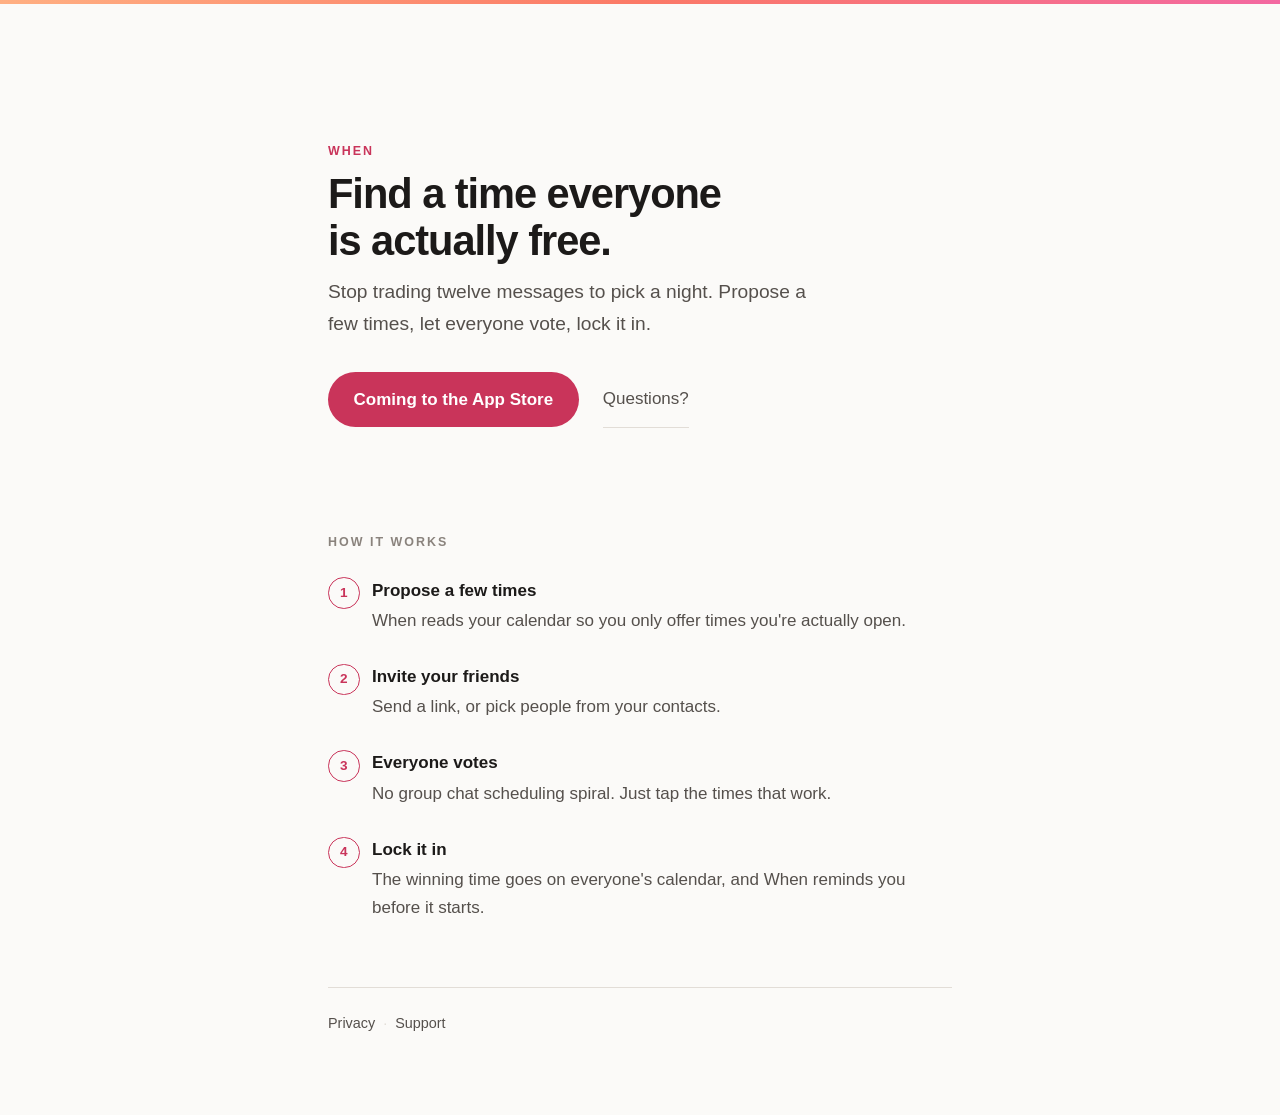
<file: index.html>
<!DOCTYPE html>
<html lang="en">
<head>
<meta charset="utf-8">
<meta name="viewport" content="width=device-width, initial-scale=1">
<title>When — Plans with Friends</title>
<meta name="description" content="When helps you and your friends find a time everyone is actually free.">
<link rel="icon" href="/favicon.ico" sizes="any">
<link rel="icon" type="image/png" sizes="32x32" href="/favicon-32.png">
<link rel="icon" type="image/png" sizes="16x16" href="/favicon-16.png">
<link rel="apple-touch-icon" href="/apple-touch-icon.png">
<meta name="theme-color" content="#FB7966">
<meta property="og:type" content="website">
<meta property="og:site_name" content="When">
<meta property="og:title" content="When — Plans with Friends">
<meta property="og:description" content="Find a time everyone is actually free.">
<meta property="og:url" content="https://when.social/">
<meta property="og:image" content="https://when.social/og-default.png">
<meta property="og:image:width" content="1200">
<meta property="og:image:height" content="630">
<meta name="twitter:card" content="summary_large_image">
<meta name="twitter:title" content="When — Plans with Friends">
<meta name="twitter:description" content="Find a time everyone is actually free.">
<meta name="twitter:image" content="https://when.social/og-default.png">
<link rel="stylesheet" href="/style.css">
<style>
  .hero { padding: 5rem 0 1rem; }
  .hero h1 { font-size: 2.6rem; }
  .tagline { font-size: 1.2rem; color: var(--ink-soft); margin: 0 0 2rem; max-width: 30rem; }
  .actions { display: flex; gap: 1.5rem; align-items: center; flex-wrap: wrap; margin-bottom: 1rem; }
  .how { margin-top: 4.5rem; }
  .how h2 { border: none; padding-top: 0; font-size: 0.78rem; letter-spacing: 0.16em; text-transform: uppercase; color: var(--ink-faint); }
  .steps { list-style: none; padding: 0; margin: 1.5rem 0 0; counter-reset: s; }
  .steps li {
    counter-increment: s;
    padding-left: 2.75rem;
    position: relative;
    margin-bottom: 1.75rem;
  }
  .steps li::before {
    content: counter(s);
    position: absolute;
    left: 0; top: 0.05rem;
    width: 1.85rem; height: 1.85rem;
    border-radius: 50%;
    border: 1.5px solid var(--coral);
    color: var(--coral);
    font-size: 0.85rem; font-weight: 600;
    display: flex; align-items: center; justify-content: center;
  }
  .steps strong { display: block; color: var(--ink); margin-bottom: 0.15rem; }
  @media (max-width: 480px) { .hero { padding: 3rem 0 1rem; } .hero h1 { font-size: 2.1rem; } }
</style>
</head>
<body>
<div class="wrap">

  <section class="hero">
    <span class="mark">When</span>
    <h1>Find a time everyone<br>is actually free.</h1>
    <p class="tagline">Stop trading twelve messages to pick a night. Propose a few times, let everyone vote, lock it in.</p>
    <div class="actions">
      <a class="btn" href="#">Coming to the App Store</a>
      <a class="btn-quiet" href="/support">Questions?</a>
    </div>
  </section>

  <section class="how">
    <h2>How it works</h2>
    <ol class="steps">
      <li><strong>Propose a few times</strong>When reads your calendar so you only offer times you're actually open.</li>
      <li><strong>Invite your friends</strong>Send a link, or pick people from your contacts.</li>
      <li><strong>Everyone votes</strong>No group chat scheduling spiral. Just tap the times that work.</li>
      <li><strong>Lock it in</strong>The winning time goes on everyone's calendar, and When reminds you before it starts.</li>
    </ol>
  </section>

  <footer>
    <a href="/privacy">Privacy</a><span class="sep">·</span><a href="/support">Support</a>
  </footer>

</div>
</body>
</html>
</file>
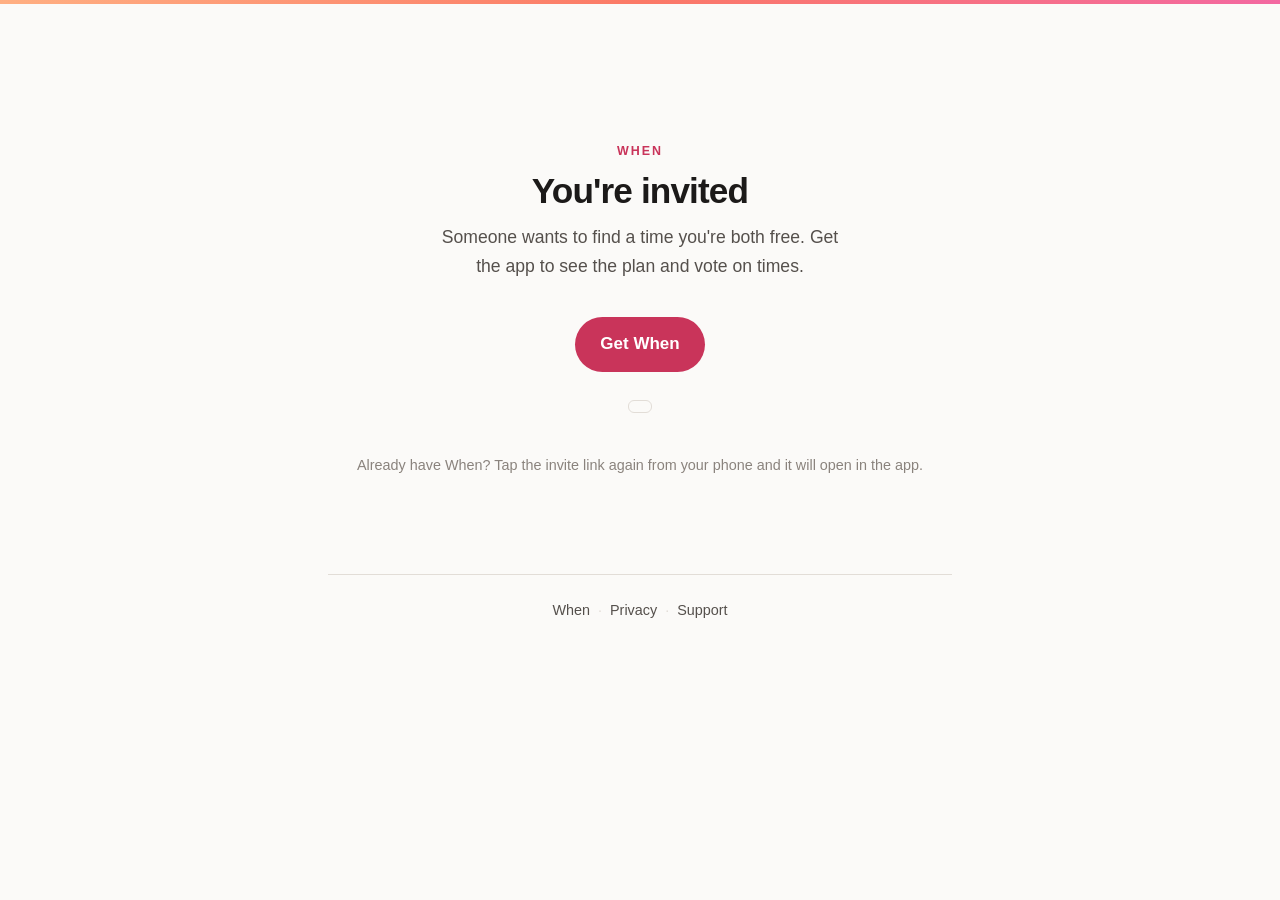
<file: i.html>
<!DOCTYPE html>
<html lang="en">
<head>
<meta charset="utf-8">
<meta name="viewport" content="width=device-width, initial-scale=1">
<title>You're invited — When</title>
<meta name="description" content="Someone invited you to make plans on When.">
<link rel="icon" href="/favicon.ico" sizes="any">
<link rel="icon" type="image/png" sizes="32x32" href="/favicon-32.png">
<link rel="icon" type="image/png" sizes="16x16" href="/favicon-16.png">
<link rel="apple-touch-icon" href="/apple-touch-icon.png">
<meta name="theme-color" content="#FB7966">
<meta property="og:type" content="website">
<meta property="og:site_name" content="When">
<meta property="og:title" content="You're invited on When">
<meta property="og:description" content="Someone wants to find a time you're both free.">
<meta property="og:url" content="https://when.social/">
<meta property="og:image" content="https://when.social/og-invite.png">
<meta property="og:image:width" content="1200">
<meta property="og:image:height" content="630">
<meta name="twitter:card" content="summary_large_image">
<meta name="twitter:title" content="You're invited on When">
<meta name="twitter:description" content="Someone wants to find a time you're both free.">
<meta name="twitter:image" content="https://when.social/og-invite.png">
<link rel="stylesheet" href="/style.css">
<style>
  .invite { padding: 5rem 0 1rem; text-align: center; }
  .invite h1 { font-size: 2.2rem; }
  .invite .tagline { font-size: 1.1rem; color: var(--ink-soft); margin: 0 auto 2.25rem; max-width: 26rem; }
  .invite .btn { margin-bottom: 1.25rem; }
  .code {
    display: inline-block;
    font-family: ui-monospace, SFMono-Regular, Menlo, monospace;
    font-size: 0.9rem;
    letter-spacing: 0.08em;
    color: var(--ink-faint);
    border: 1px solid var(--rule);
    border-radius: 6px;
    padding: 0.35rem 0.7rem;
    margin-top: 0.5rem;
  }
  .note { font-size: 0.9rem; color: var(--ink-faint); margin-top: 2rem; }
  footer { text-align: center; }
  @media (max-width: 480px) { .invite { padding: 3rem 0 1rem; } .invite h1 { font-size: 1.8rem; } }
</style>
</head>
<body>
<div class="wrap">

  <section class="invite">
    <span class="mark">When</span>
    <h1>You're invited</h1>
    <p class="tagline">Someone wants to find a time you're both free. Get the app to see the plan and vote on times.</p>

    <a class="btn" id="get" href="#">Get When</a>

    <div>
      <span class="code" id="code" hidden></span>
    </div>

    <p class="note">Already have When? Tap the invite link again from your phone and it will open in the app.</p>
  </section>

  <footer>
    <a href="/">When</a><span class="sep">·</span><a href="/privacy">Privacy</a><span class="sep">·</span><a href="/support">Support</a>
  </footer>

</div>

<script>
  (function () {
    var parts = window.location.pathname.split('/').filter(Boolean);
    var code = parts.length > 1 ? parts[1] : '';
    if (code) {
      var el = document.getElementById('code');
      el.textContent = 'Invite code: ' + code;
      el.hidden = false;
    }
  })();
</script>
</body>
</html>
</file>
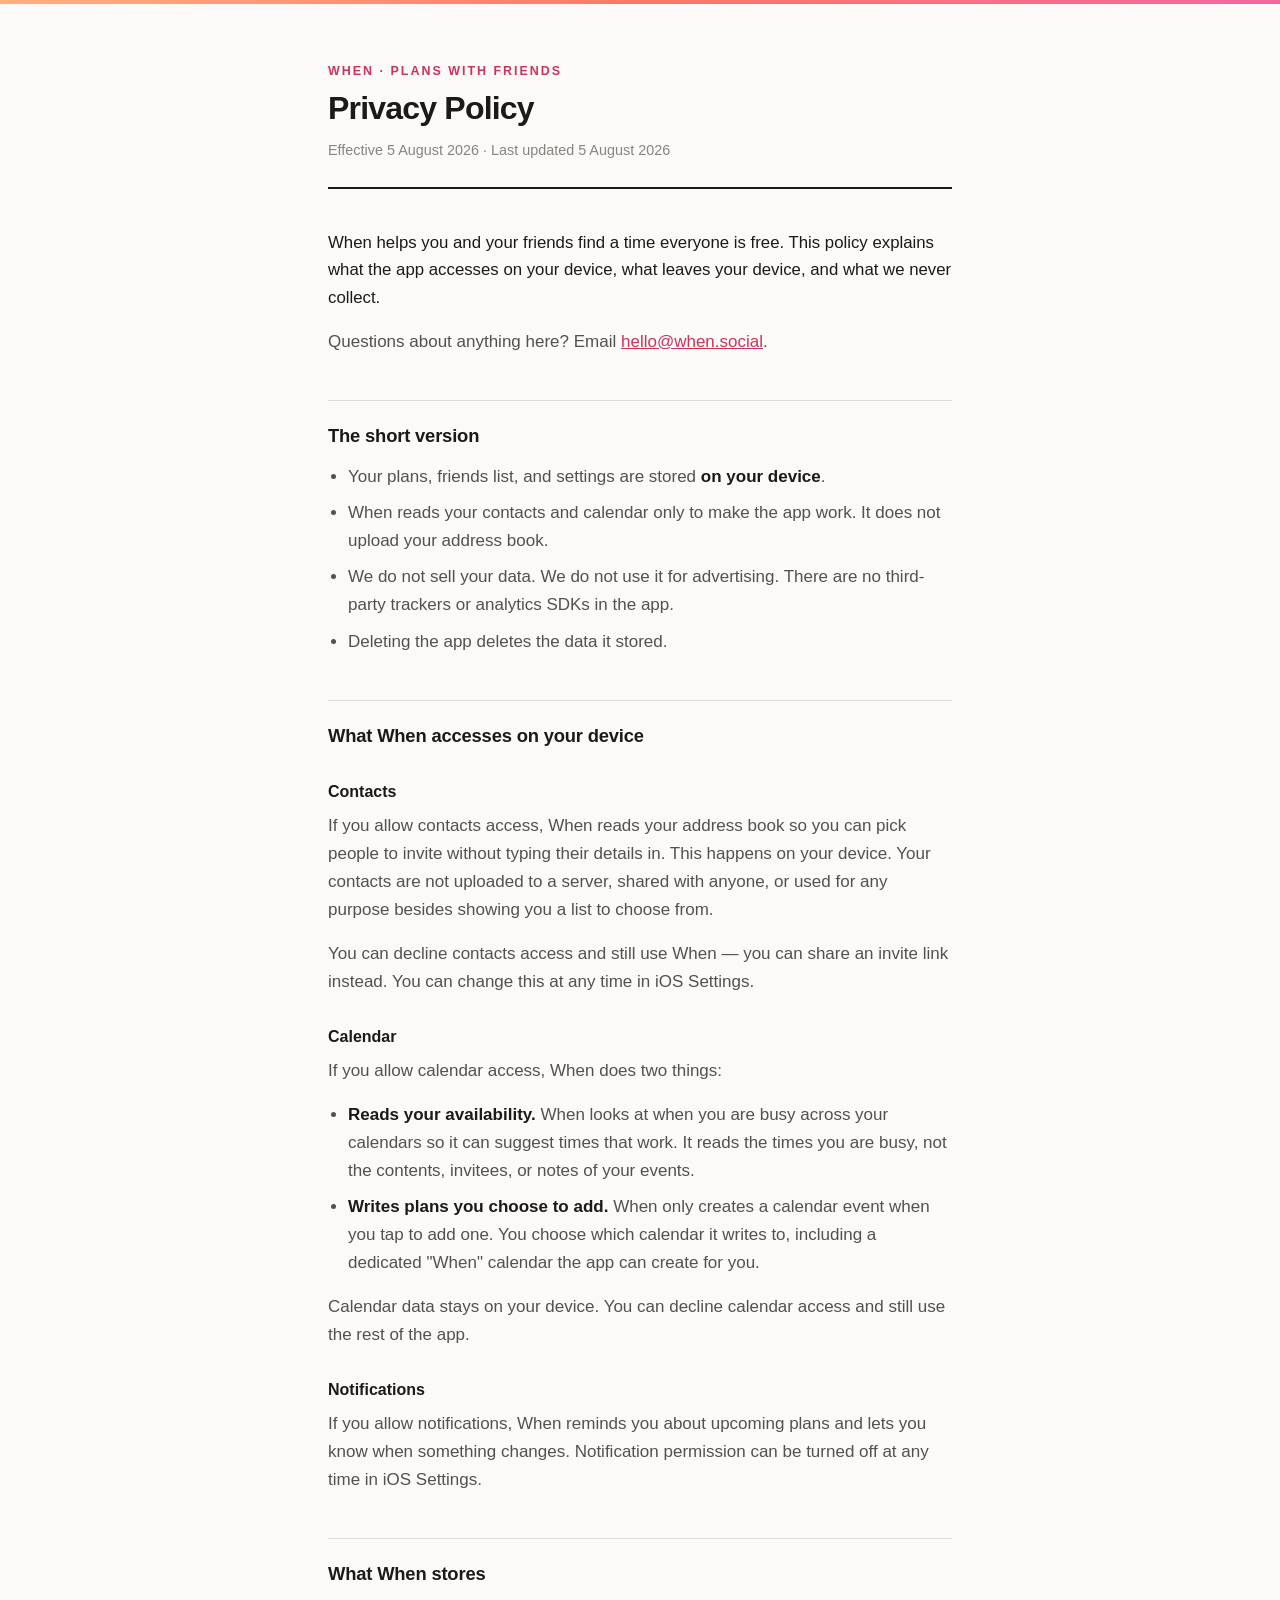
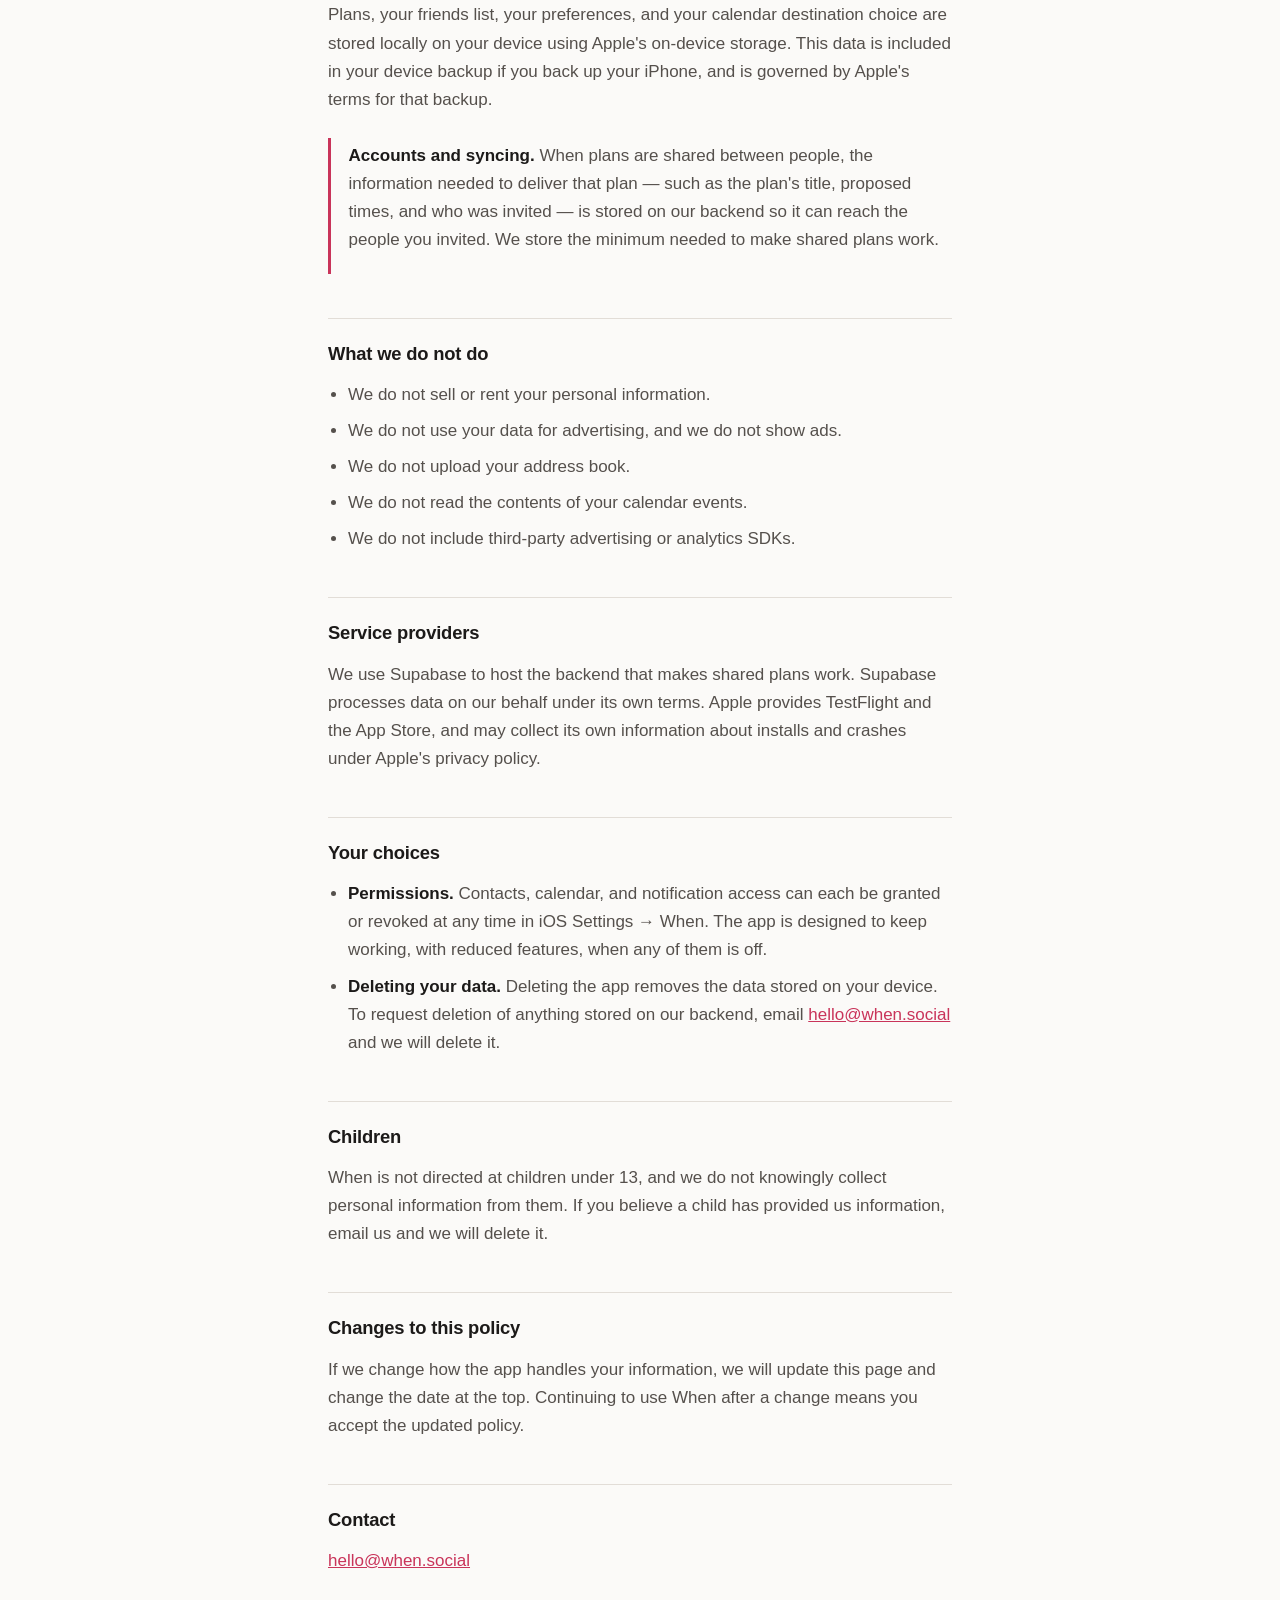
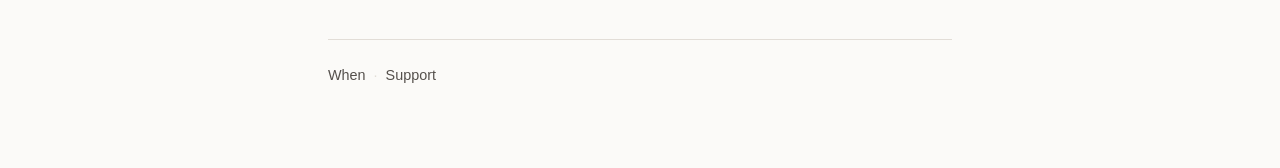
<file: privacy.html>
<!DOCTYPE html>
<html lang="en">
<head>
<meta charset="utf-8">
<meta name="viewport" content="width=device-width, initial-scale=1">
<title>Privacy Policy — When</title>
<meta name="description" content="What the When app accesses on your device, what leaves your device, and what we never collect.">
<link rel="icon" href="/favicon.ico" sizes="any">
<link rel="icon" type="image/png" sizes="32x32" href="/favicon-32.png">
<link rel="icon" type="image/png" sizes="16x16" href="/favicon-16.png">
<link rel="apple-touch-icon" href="/apple-touch-icon.png">
<meta name="theme-color" content="#FB7966">
<meta property="og:type" content="website">
<meta property="og:site_name" content="When">
<meta property="og:title" content="Privacy Policy — When">
<meta property="og:description" content="What the When app accesses, and what it never collects.">
<meta property="og:url" content="https://when.social/privacy">
<meta property="og:image" content="https://when.social/og-default.png">
<meta property="og:image:width" content="1200">
<meta property="og:image:height" content="630">
<meta name="twitter:card" content="summary_large_image">
<meta name="twitter:title" content="Privacy Policy — When">
<meta name="twitter:description" content="What the When app accesses, and what it never collects.">
<meta name="twitter:image" content="https://when.social/og-default.png">
<link rel="stylesheet" href="/style.css">
</head>
<body>
<div class="wrap">

<header class="doc">
  <a class="mark" href="/">When · Plans with Friends</a>
  <h1>Privacy Policy</h1>
  <p class="dates">Effective 5 August 2026 · Last updated 5 August 2026</p>
</header>

<p class="lede">When helps you and your friends find a time everyone is free. This policy explains what the app accesses on your device, what leaves your device, and what we never collect.</p>

<p>Questions about anything here? Email <a href="mailto:hello@when.social">hello@when.social</a>.</p>

<h2>The short version</h2>
<ul>
  <li>Your plans, friends list, and settings are stored <strong>on your device</strong>.</li>
  <li>When reads your contacts and calendar only to make the app work. It does not upload your address book.</li>
  <li>We do not sell your data. We do not use it for advertising. There are no third-party trackers or analytics SDKs in the app.</li>
  <li>Deleting the app deletes the data it stored.</li>
</ul>

<h2>What When accesses on your device</h2>

<h3>Contacts</h3>
<p>If you allow contacts access, When reads your address book so you can pick people to invite without typing their details in. This happens on your device. Your contacts are not uploaded to a server, shared with anyone, or used for any purpose besides showing you a list to choose from.</p>
<p>You can decline contacts access and still use When — you can share an invite link instead. You can change this at any time in iOS Settings.</p>

<h3>Calendar</h3>
<p>If you allow calendar access, When does two things:</p>
<ul>
  <li><strong>Reads your availability.</strong> When looks at when you are busy across your calendars so it can suggest times that work. It reads the times you are busy, not the contents, invitees, or notes of your events.</li>
  <li><strong>Writes plans you choose to add.</strong> When only creates a calendar event when you tap to add one. You choose which calendar it writes to, including a dedicated "When" calendar the app can create for you.</li>
</ul>
<p>Calendar data stays on your device. You can decline calendar access and still use the rest of the app.</p>

<h3>Notifications</h3>
<p>If you allow notifications, When reminds you about upcoming plans and lets you know when something changes. Notification permission can be turned off at any time in iOS Settings.</p>

<h2>What When stores</h2>
<p>Plans, your friends list, your preferences, and your calendar destination choice are stored locally on your device using Apple's on-device storage. This data is included in your device backup if you back up your iPhone, and is governed by Apple's terms for that backup.</p>

<div class="callout">
  <p><strong>Accounts and syncing.</strong> When plans are shared between people, the information needed to deliver that plan — such as the plan's title, proposed times, and who was invited — is stored on our backend so it can reach the people you invited. We store the minimum needed to make shared plans work.</p>
</div>

<h2>What we do not do</h2>
<ul>
  <li>We do not sell or rent your personal information.</li>
  <li>We do not use your data for advertising, and we do not show ads.</li>
  <li>We do not upload your address book.</li>
  <li>We do not read the contents of your calendar events.</li>
  <li>We do not include third-party advertising or analytics SDKs.</li>
</ul>

<h2>Service providers</h2>
<p>We use Supabase to host the backend that makes shared plans work. Supabase processes data on our behalf under its own terms. Apple provides TestFlight and the App Store, and may collect its own information about installs and crashes under Apple's privacy policy.</p>

<h2>Your choices</h2>
<ul>
  <li><strong>Permissions.</strong> Contacts, calendar, and notification access can each be granted or revoked at any time in iOS Settings → When. The app is designed to keep working, with reduced features, when any of them is off.</li>
  <li><strong>Deleting your data.</strong> Deleting the app removes the data stored on your device. To request deletion of anything stored on our backend, email <a href="mailto:hello@when.social">hello@when.social</a> and we will delete it.</li>
</ul>

<h2>Children</h2>
<p>When is not directed at children under 13, and we do not knowingly collect personal information from them. If you believe a child has provided us information, email us and we will delete it.</p>

<h2>Changes to this policy</h2>
<p>If we change how the app handles your information, we will update this page and change the date at the top. Continuing to use When after a change means you accept the updated policy.</p>

<h2>Contact</h2>
<p><a href="mailto:hello@when.social">hello@when.social</a></p>

<footer>
  <a href="/">When</a><span class="sep">·</span><a href="/support">Support</a>
</footer>

</div>
</body>
</html>
</file>
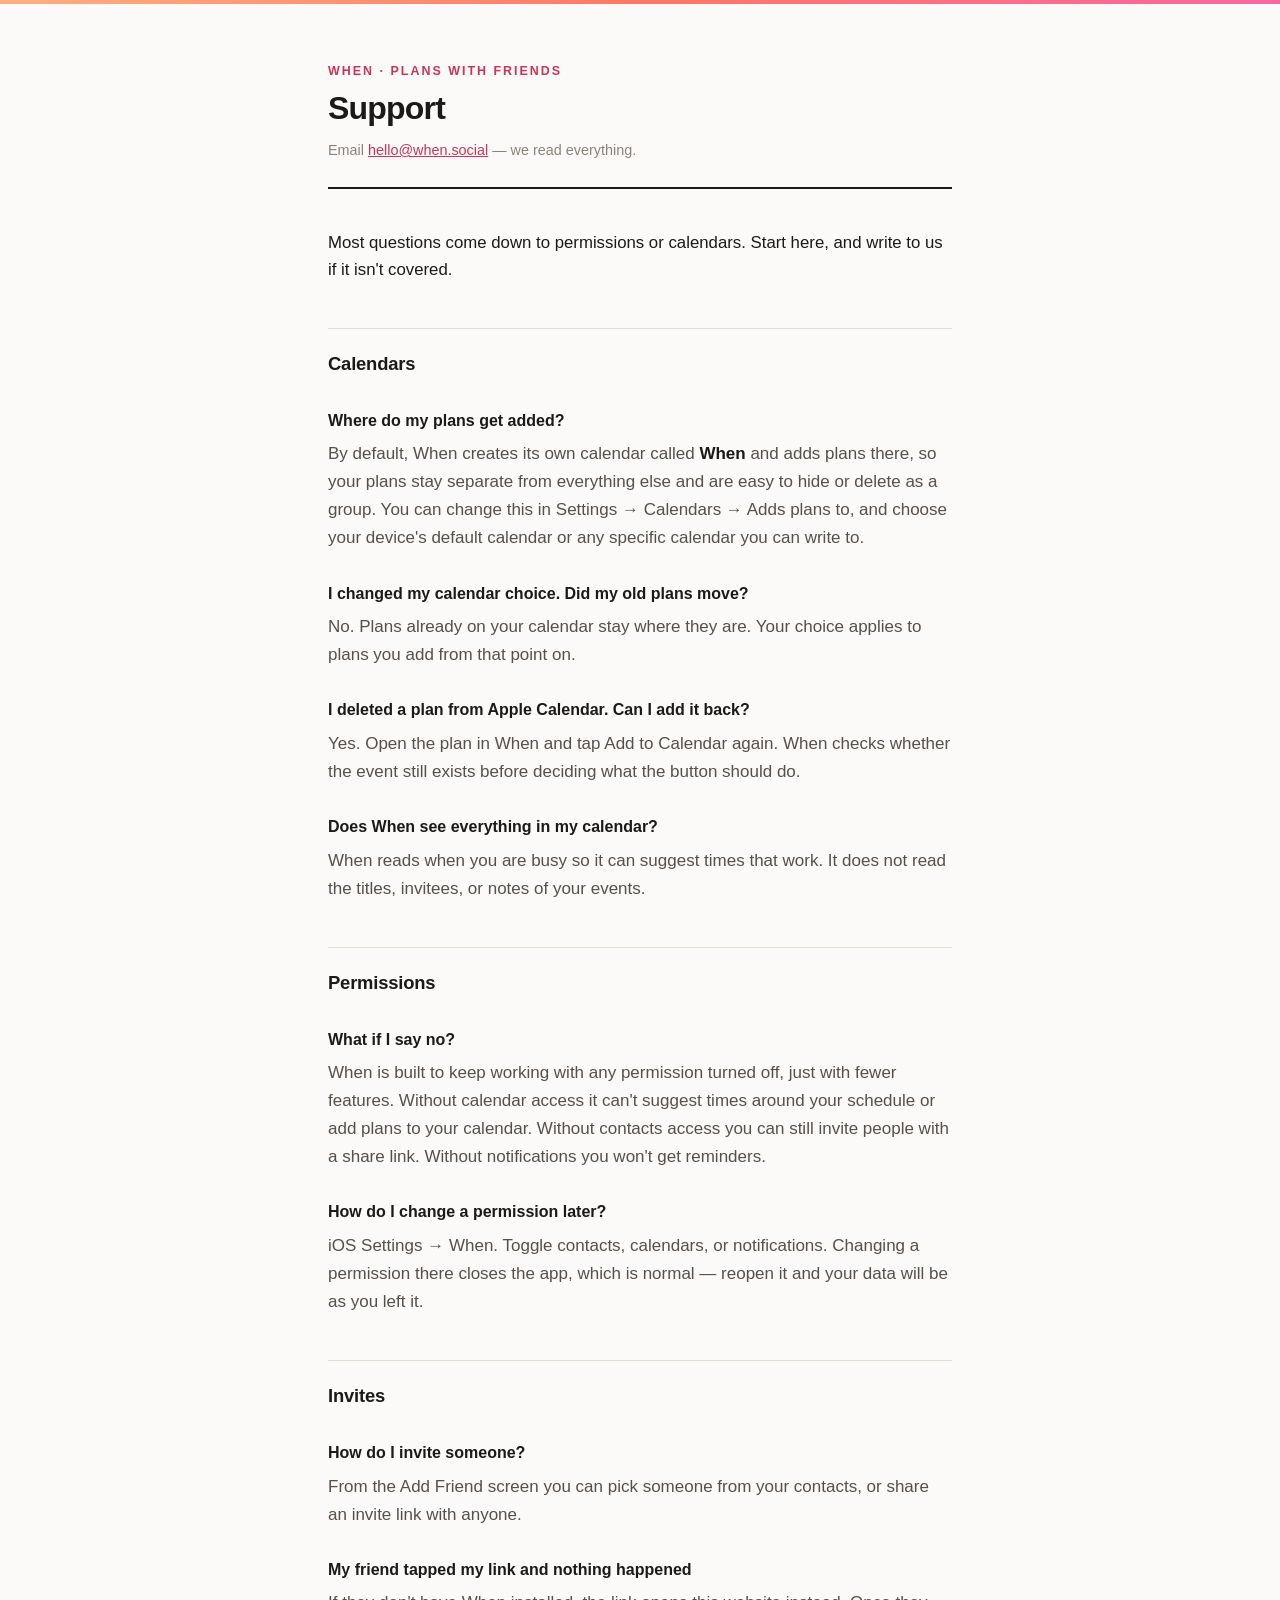
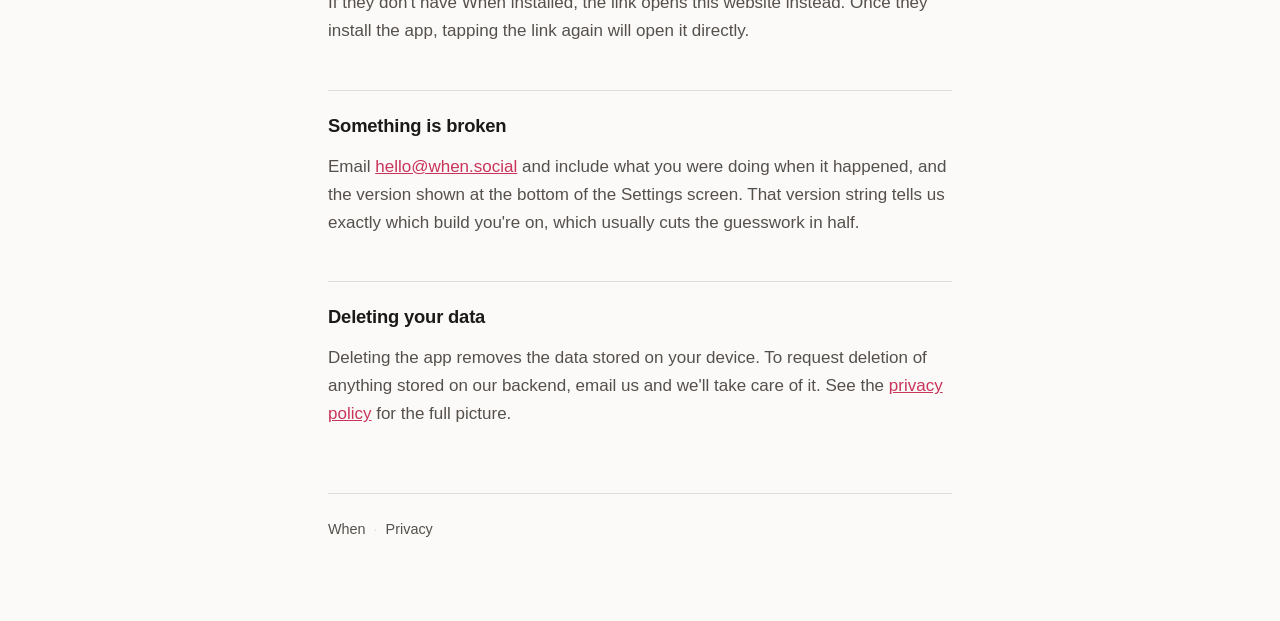
<file: support.html>
<!DOCTYPE html>
<html lang="en">
<head>
<meta charset="utf-8">
<meta name="viewport" content="width=device-width, initial-scale=1">
<title>Support — When</title>
<meta name="description" content="Help with the When app: permissions, calendars, invites, and how to get in touch.">
<link rel="icon" href="/favicon.ico" sizes="any">
<link rel="icon" type="image/png" sizes="32x32" href="/favicon-32.png">
<link rel="icon" type="image/png" sizes="16x16" href="/favicon-16.png">
<link rel="apple-touch-icon" href="/apple-touch-icon.png">
<meta name="theme-color" content="#FB7966">
<meta property="og:type" content="website">
<meta property="og:site_name" content="When">
<meta property="og:title" content="Support — When">
<meta property="og:description" content="Help with calendars, permissions, and invites.">
<meta property="og:url" content="https://when.social/support">
<meta property="og:image" content="https://when.social/og-default.png">
<meta property="og:image:width" content="1200">
<meta property="og:image:height" content="630">
<meta name="twitter:card" content="summary_large_image">
<meta name="twitter:title" content="Support — When">
<meta name="twitter:description" content="Help with calendars, permissions, and invites.">
<meta name="twitter:image" content="https://when.social/og-default.png">
<link rel="stylesheet" href="/style.css">
</head>
<body>
<div class="wrap">

<header class="doc">
  <a class="mark" href="/">When · Plans with Friends</a>
  <h1>Support</h1>
  <p class="dates">Email <a href="mailto:hello@when.social">hello@when.social</a> — we read everything.</p>
</header>

<p class="lede">Most questions come down to permissions or calendars. Start here, and write to us if it isn't covered.</p>

<h2>Calendars</h2>

<h3>Where do my plans get added?</h3>
<p>By default, When creates its own calendar called <strong>When</strong> and adds plans there, so your plans stay separate from everything else and are easy to hide or delete as a group. You can change this in Settings → Calendars → Adds plans to, and choose your device's default calendar or any specific calendar you can write to.</p>

<h3>I changed my calendar choice. Did my old plans move?</h3>
<p>No. Plans already on your calendar stay where they are. Your choice applies to plans you add from that point on.</p>

<h3>I deleted a plan from Apple Calendar. Can I add it back?</h3>
<p>Yes. Open the plan in When and tap Add to Calendar again. When checks whether the event still exists before deciding what the button should do.</p>

<h3>Does When see everything in my calendar?</h3>
<p>When reads when you are busy so it can suggest times that work. It does not read the titles, invitees, or notes of your events.</p>

<h2>Permissions</h2>

<h3>What if I say no?</h3>
<p>When is built to keep working with any permission turned off, just with fewer features. Without calendar access it can't suggest times around your schedule or add plans to your calendar. Without contacts access you can still invite people with a share link. Without notifications you won't get reminders.</p>

<h3>How do I change a permission later?</h3>
<p>iOS Settings → When. Toggle contacts, calendars, or notifications. Changing a permission there closes the app, which is normal — reopen it and your data will be as you left it.</p>

<h2>Invites</h2>

<h3>How do I invite someone?</h3>
<p>From the Add Friend screen you can pick someone from your contacts, or share an invite link with anyone.</p>

<h3>My friend tapped my link and nothing happened</h3>
<p>If they don't have When installed, the link opens this website instead. Once they install the app, tapping the link again will open it directly.</p>

<h2>Something is broken</h2>
<p>Email <a href="mailto:hello@when.social">hello@when.social</a> and include what you were doing when it happened, and the version shown at the bottom of the Settings screen. That version string tells us exactly which build you're on, which usually cuts the guesswork in half.</p>

<h2>Deleting your data</h2>
<p>Deleting the app removes the data stored on your device. To request deletion of anything stored on our backend, email us and we'll take care of it. See the <a href="/privacy">privacy policy</a> for the full picture.</p>

<footer>
  <a href="/">When</a><span class="sep">·</span><a href="/privacy">Privacy</a>
</footer>

</div>
</body>
</html>
</file>
<file: style.css>
:root {
  --ink: #1C1A19;
  --ink-soft: #55504C;
  --ink-faint: #8A837D;
  --rule: #E2DDD7;
  --paper: #FBFAF8;
  /* Sampled from the app icon gradient */
  --grad-a: #FFAF82;
  --grad-b: #FB7966;
  --grad-c: #F368A1;
  /* Text-safe accent derived from the gradient's pink end (AA on paper and with white) */
  --coral: #C9345A;
  --coral-deep: #A82848;
}

* { box-sizing: border-box; }

/* Brand rule across the top of every page */
body::before {
  content: "";
  position: fixed;
  top: 0; left: 0; right: 0;
  height: 4px;
  background: linear-gradient(90deg, var(--grad-a), var(--grad-b), var(--grad-c));
  z-index: 10;
}

html { -webkit-text-size-adjust: 100%; }

body {
  margin: 0;
  background: var(--paper);
  color: var(--ink);
  font-family: -apple-system, BlinkMacSystemFont, "Segoe UI", Helvetica, Arial, sans-serif;
  font-size: 17px;
  line-height: 1.65;
}

.wrap {
  max-width: 42rem;
  margin: 0 auto;
  padding: 3.5rem 1.5rem 5rem;
}

.mark {
  display: inline-block;
  font-size: 0.78rem;
  letter-spacing: 0.16em;
  text-transform: uppercase;
  color: var(--coral);
  font-weight: 600;
  text-decoration: none;
  margin-bottom: 0.6rem;
}

h1 {
  font-size: 2rem;
  line-height: 1.12;
  margin: 0 0 0.75rem;
  letter-spacing: -0.025em;
}

h2 {
  font-size: 1.15rem;
  margin: 2.75rem 0 0.75rem;
  padding-top: 1.25rem;
  border-top: 1px solid var(--rule);
  letter-spacing: -0.01em;
}

h3 { font-size: 1rem; margin: 1.75rem 0 0.4rem; }

p, li { color: var(--ink-soft); }
p { margin: 0 0 1rem; }
ul { margin: 0 0 1rem; padding-left: 1.25rem; }
li { margin-bottom: 0.5rem; }
strong { color: var(--ink); font-weight: 600; }
a { color: var(--coral); }
a:hover { color: var(--coral-deep); }

.lede { font-size: 1.05rem; color: var(--ink); }

.dates { font-size: 0.9rem; color: var(--ink-faint); margin: 0; }

header.doc {
  border-bottom: 2px solid var(--ink);
  padding-bottom: 1.5rem;
  margin-bottom: 2.5rem;
}

.callout {
  border-left: 3px solid var(--coral);
  padding: 0.25rem 0 0.25rem 1.1rem;
  margin: 1.5rem 0;
}

.btn {
  display: inline-block;
  background: var(--coral);
  color: #fff;
  text-decoration: none;
  font-weight: 600;
  padding: 0.85rem 1.6rem;
  border-radius: 999px;
  transition: background 0.15s ease;
}
.btn:hover { background: var(--coral-deep); color: #fff; }

.btn-quiet {
  display: inline-block;
  color: var(--ink-soft);
  text-decoration: none;
  font-weight: 500;
  padding: 0.85rem 0;
  border-bottom: 1px solid var(--rule);
}
.btn-quiet:hover { color: var(--ink); border-color: var(--ink); }

footer {
  margin-top: 4rem;
  padding-top: 1.5rem;
  border-top: 1px solid var(--rule);
  font-size: 0.9rem;
  color: var(--ink-faint);
}
footer a { color: var(--ink-soft); text-decoration: none; }
footer a:hover { color: var(--coral); }
footer .sep { margin: 0 0.5rem; color: var(--rule); }

@media (max-width: 480px) {
  .wrap { padding: 2.5rem 1.25rem 4rem; }
  h1 { font-size: 1.6rem; }
}
</file>
